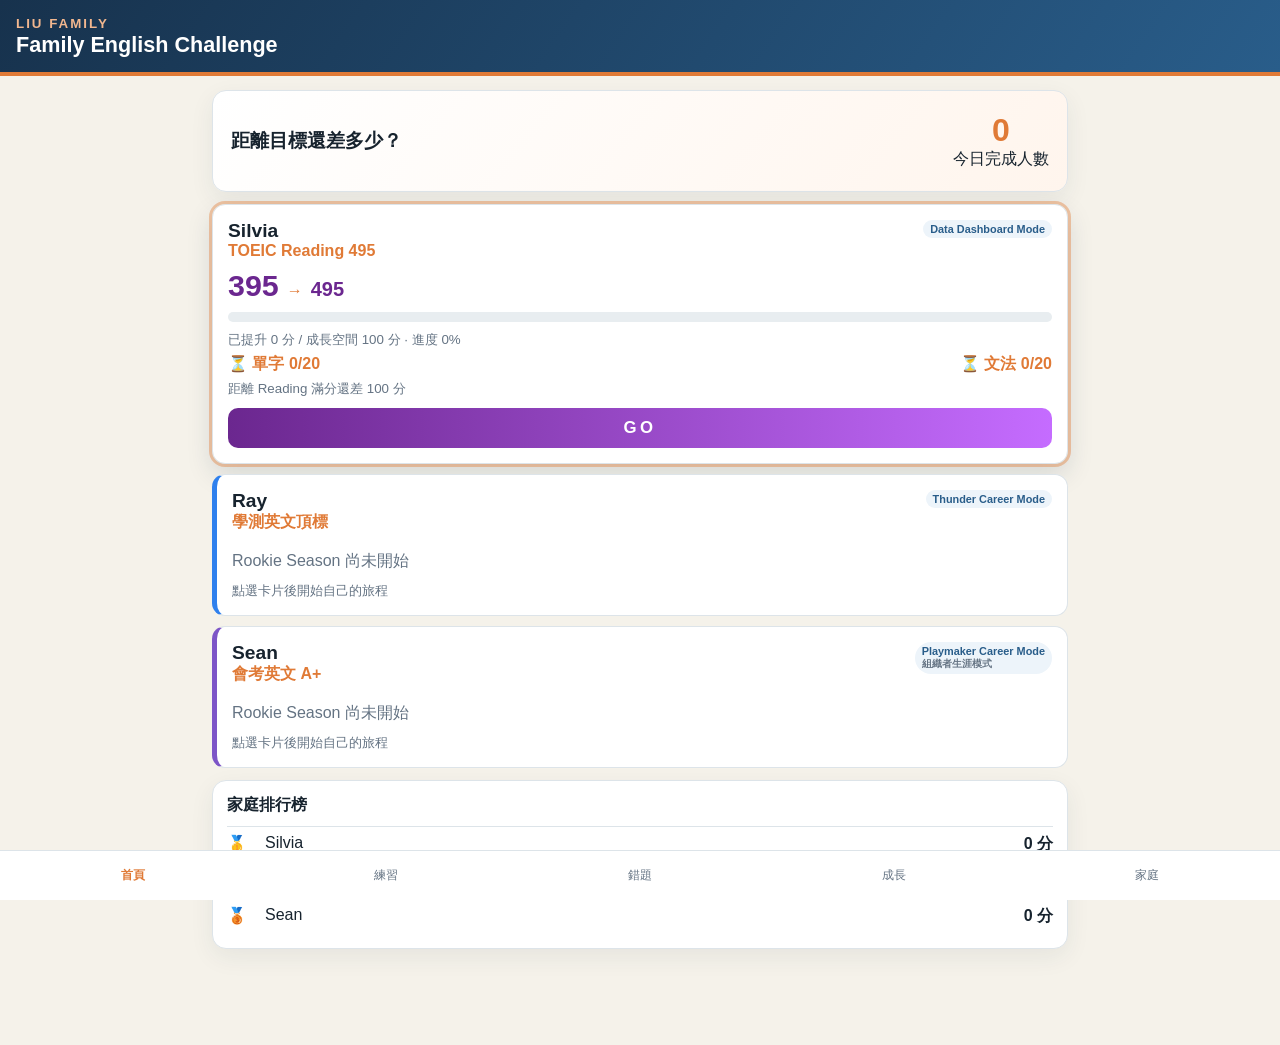
<file: index.html>
﻿<!DOCTYPE html>
<html lang="zh-TW">
<head>
  <meta charset="UTF-8">
  <meta name="viewport" content="width=device-width, initial-scale=1">
  <meta name="theme-color" content="#17324d">
  <title>Family English Challenge</title>
  <link rel="manifest" href="manifest.webmanifest">
  <link rel="icon" href="icon.svg" type="image/svg+xml">
  <link rel="stylesheet" href="style.css?v=38">
</head>
<body>
  <header>
    <button id="homeButton" class="ghost hidden">Dashboard</button>
    <div><small>LIU FAMILY</small><h1 id="pageTitle">Family English Challenge</h1></div>
    <button id="installButton" class="ghost hidden">安裝</button>
  </header>

  <main>
    <section id="familyView">
      <div class="hero">
        <p>一起練習，一起進步</p>
        <div class="family-score"><strong id="completedToday">0</strong><span>今日完成人數</span></div>
      </div>
      <div id="userCards" class="dashboard-users"></div>
      <section class="panel"><h2>家庭排行榜</h2><div id="leaderboard"></div></section>
      <section class="panel goals">
        <h2>每日目標</h2>
        <div><b>20</b><span>單字</span></div><div><b>20</b><span>文法</span></div><div><b>30</b><span>分钟學習</span></div>
      </section>
      <section class="panel"><h2>家庭總挑战</h2><p id="familyChallenge"></p></section>
      <section class="panel"><h2>家庭知識點热力图</h2><div id="heatmap" class="heatmap"></div></section>
    </section>

    <section id="learnerView">
      <section id="dashboardPage" class="page active"></section>
      <section id="learnPage" class="page"></section>
      <section id="mistakesPage" class="page"></section>
      <section id="growthPage" class="page"></section>
      <section id="familyPage" class="page"></section>
    </section>
  </main>

  <nav id="bottomNav" class="hidden">
    <button data-page="dashboardPage" class="active">首頁</button>
    <button data-page="learnPage">練習</button>
    <button data-page="mistakesPage">錯題</button>
    <button data-page="growthPage">成長</button>
    <button data-page="familyPage">家庭</button>
  </nav>
  <script src="app.js?v=38"></script>
</body>
</html>
</file>
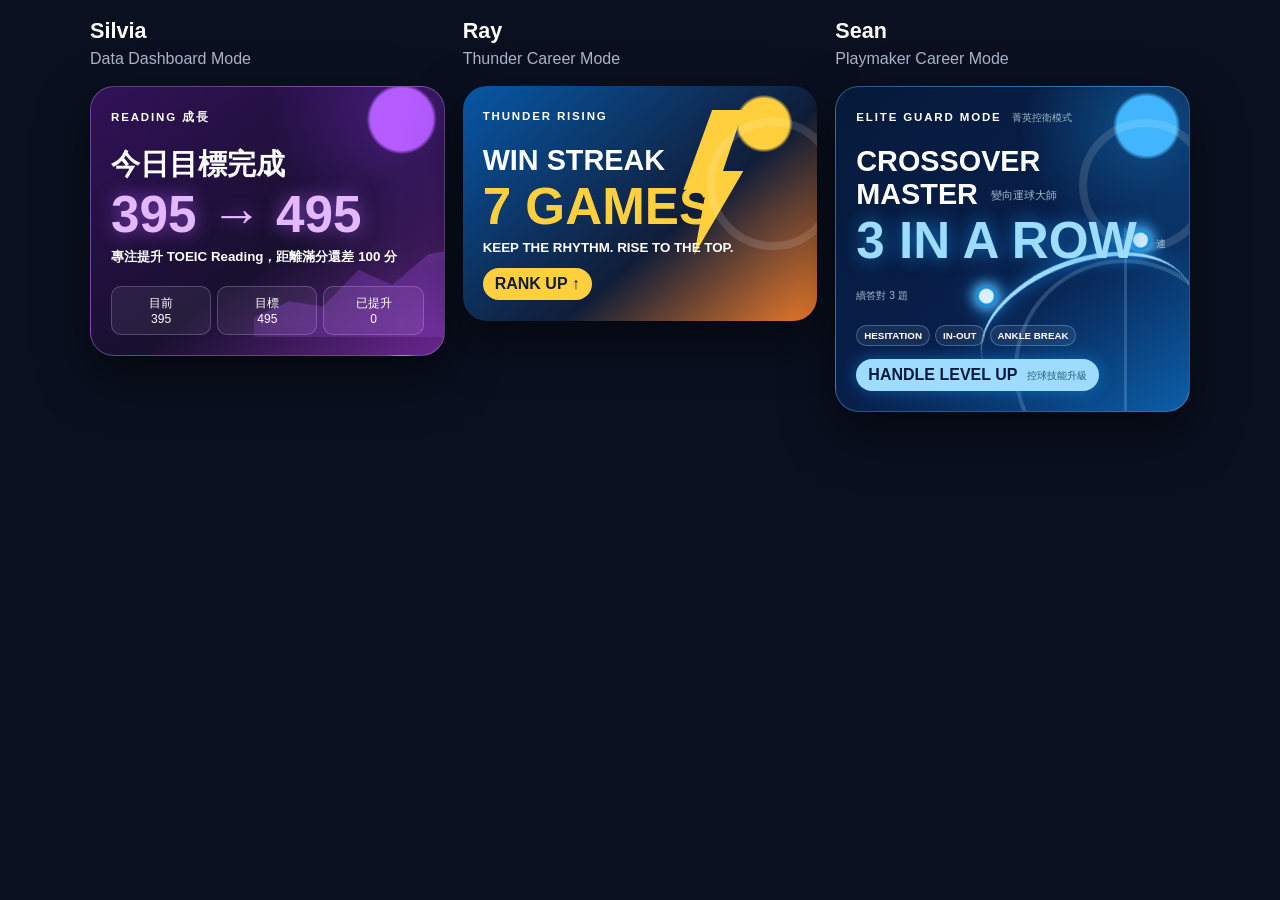
<file: reward-preview.html>
﻿<!doctype html>
<html lang="zh-CN">
<head>
  <meta charset="utf-8">
  <meta name="viewport" content="width=device-width,initial-scale=1">
  <title>激励動画视觉预览</title>
  <style>
    *{box-sizing:border-box}body{margin:0;padding:18px 12px 40px;background:#0a1020;color:#fff;font-family:"Noto Sans TC",sans-serif}h1{margin:0 0 6px;font-size:1.35rem}p{margin:0 0 18px;color:#aab6ca}.grid{display:grid;gap:18px;max-width:420px;margin:auto}.reward{position:relative;min-height:235px;padding:20px;overflow:hidden;border-radius:24px;box-shadow:0 20px 50px #0008}.reward:after{content:"";position:absolute;inset:0;background:linear-gradient(115deg,transparent 30%,#ffffff18 45%,transparent 60%);transform:translateX(-100%);animation:shine 2.6s infinite}.label{position:relative;z-index:2;font-size:.72rem;font-weight:900;letter-spacing:.16em}.reward h2{position:relative;z-index:2;margin:20px 0 4px;font-size:1.8rem}.reward strong{position:relative;z-index:2;display:block;font-size:3.2rem;line-height:1}.reward small{position:relative;z-index:2;display:block;margin-top:8px;font-weight:700}.stats{position:relative;z-index:2;display:grid;grid-template-columns:repeat(3,1fr);gap:6px;margin-top:20px}.stats span{padding:8px 4px;text-align:center;background:#ffffff14;border:1px solid #ffffff30;border-radius:10px;font-size:.75rem}.silvia{border:1px solid #d3a7ff55;background:radial-gradient(circle at 88% 12%,#b45cff 0 8%,#7929c955 9%,transparent 34%),linear-gradient(145deg,#321158,#17102e 58%,#6b278f)}.silvia strong{color:#e3b8ff;text-shadow:0 0 18px #b45cffaa}.silvia .stats span{background:#f1dfff12;border-color:#deb9ff44}.chart{position:absolute;right:-20px;bottom:18px;width:210px;height:90px;border-top:3px solid #d9a5ff;clip-path:polygon(0 78%,17% 60%,33% 66%,50% 25%,66% 42%,83% 8%,100% 0,100% 100%,0 100%);background:#b45cff22;filter:drop-shadow(0 0 8px #b45cff)}.ray{background:radial-gradient(circle at 85% 16%,#ffcf3d 0 7%,transparent 8%),linear-gradient(140deg,#0757a5,#101d38 60%,#ed7b2a)}.ray .ball,.sean .ball{position:absolute;right:-22px;top:32px;width:132px;height:132px;border:8px solid #ffffff20;border-radius:50%}.ray .bolt{position:absolute;right:74px;top:24px;width:60px;height:145px;background:#ffcf3d;clip-path:polygon(48% 0,100% 0,66% 42%,100% 42%,18% 100%,38% 55%,0 55%)}.ray strong{color:#ffcf3d}.sean{border:1px solid #7fc9ff55;background:radial-gradient(circle at 88% 12%,#41b6ff 0 7%,#1689d955 8%,transparent 30%),linear-gradient(145deg,#061a3a,#081f4b 58%,#0b5fa9)}.sean strong{color:#9edcff;text-shadow:0 0 18px #159cffaa}.sean .zh-note{display:inline;margin:0 0 0 5px;color:#d9effcbb;font-size:.62rem;font-weight:500;letter-spacing:0;text-shadow:none;vertical-align:middle}.sean h2 .zh-note{font-size:.66rem}.sean strong .zh-note{font-size:.64rem}.court{position:absolute;right:-45px;bottom:-68px;width:220px;height:220px;border:4px solid #b9dfff33;border-radius:50%}.court:before{content:"";position:absolute;left:50%;top:-35px;width:3px;height:250px;background:#b9dfff33}.crossover{position:absolute;right:-8px;bottom:18px;width:220px;height:135px;border-top:5px solid #9edcff;border-radius:50%;transform:rotate(-20deg);filter:drop-shadow(0 0 8px #149cff);animation:dribble 1.4s ease-in-out infinite}.crossover:before,.crossover:after{content:"";position:absolute;width:15px;height:15px;background:#dbeeff;border:3px solid #168fd8;border-radius:50%;box-shadow:0 0 14px #8bd5ff}.crossover:before{left:15px;top:-10px}.crossover:after{right:20px;top:-10px}.skill-row{position:relative;z-index:2;display:flex;gap:5px;margin-top:8px}.skill-row span{padding:4px 7px;background:#ffffff12;border:1px solid #8cd4ff55;border-radius:99px;font-size:.61rem;font-weight:800}.badge{position:relative;z-index:2;display:inline-block;margin-top:13px;padding:7px 12px;color:#101d38;background:#ffcf3d;border-radius:99px;font-weight:900}.sean .badge{color:#041a3b;background:#9edcff;box-shadow:0 0 16px #159cff77}.sean .badge .zh-note{color:#0b3a5fcc}@keyframes shine{50%,100%{transform:translateX(100%)}}@keyframes dribble{50%{transform:rotate(-14deg) translateY(-5px)}}@media(min-width:900px){.grid{max-width:1100px;grid-template-columns:repeat(3,1fr)}}
  </style>
</head>
<body>
  <main class="grid">
    <section>
      <h1>Silvia</h1><p>Data Dashboard Mode</p>
      <article class="reward silvia">
        <span class="label">READING 成長</span><h2>今日目標完成</h2><strong>395 → 495</strong><small>專注提升 TOEIC Reading，距離滿分還差 100 分</small>
        <div class="stats"><span>目前<br>395</span><span>目標<br>495</span><span>已提升<br>0</span></div><div class="chart"></div>
      </article>
    </section>
    <section>
      <h1>Ray</h1><p>Thunder Career Mode</p>
      <article class="reward ray">
        <div class="bolt"></div><div class="ball"></div><span class="label">THUNDER RISING</span><h2>WIN STREAK</h2><strong>7 GAMES</strong><small>KEEP THE RHYTHM. RISE TO THE TOP.</small><span class="badge">RANK UP ↑</span>
      </article>
    </section>
    <section>
      <h1>Sean</h1><p>Playmaker Career Mode</p>
      <article class="reward sean">
        <div class="ball"></div><div class="court"></div><div class="crossover"></div><span class="label">ELITE GUARD MODE <small class="zh-note">菁英控衛模式</small></span><h2>CROSSOVER MASTER <small class="zh-note">變向運球大師</small></h2><strong>3 IN A ROW <small class="zh-note">連續答對 3 題</small></strong><div class="skill-row"><span>HESITATION</span><span>IN-OUT</span><span>ANKLE BREAK</span></div><span class="badge">HANDLE LEVEL UP <small class="zh-note">控球技能升級</small></span>
      </article>
    </section>
  </main>
</body>
</html>
</file>
<file: style.css>
﻿:root{--navy:#17324d;--blue:#295d8a;--orange:#e07a36;--cream:#f5f2ea;--paper:#fff;--ink:#17232e;--muted:#647383;--green:#277b58;--red:#b54848;--line:#dde4e9}
*{box-sizing:border-box}html,body{min-height:100%;overflow-x:hidden}body{margin:0;background:var(--cream);color:var(--ink);font-family:"Noto Sans TC",sans-serif}button,select{font:inherit}button{cursor:pointer;-webkit-tap-highlight-color:transparent}button:disabled{cursor:default}
header{display:flex;align-items:center;justify-content:space-between;gap:10px;padding:14px 16px;color:#fff;background:linear-gradient(125deg,var(--navy),var(--blue));border-bottom:4px solid var(--orange)}header h1{margin:0;font-size:1.35rem}header small{color:#f2b78f;font-weight:800;letter-spacing:.15em}.ghost{padding:7px 10px;color:#fff;background:transparent;border:1px solid #ffffff66;border-radius:8px}
main{width:min(880px,100%);margin:auto;padding:14px 12px 86px}.hero,.panel,.card{background:var(--paper);border:1px solid var(--line);border-radius:14px;box-shadow:0 8px 24px #17324d12}.hero{display:flex;align-items:center;justify-content:space-between;padding:18px;background:linear-gradient(130deg,#fff,#fff5ed)}.hero p{font-size:1.2rem;font-weight:800}.family-score{text-align:center}.family-score strong,.family-score span{display:block}.family-score strong{color:var(--orange);font-size:2rem}
.dashboard-users{display:grid;gap:10px;margin:12px 0}.user-card{padding:15px;text-align:left;background:#fff;border:1px solid var(--line);border-radius:13px}.user-card strong,.user-card span,.user-card small{display:block}.user-card strong{font-size:1.2rem}.user-card span{color:var(--orange);font-weight:700}.user-card small{margin-top:5px;color:var(--muted)}.user-progress{height:10px;margin:9px 0;background:#e8edf0;border-radius:99px;overflow:hidden}.user-progress i{display:block;height:100%;background:linear-gradient(90deg,var(--orange),var(--green))}
.mode-label{float:right;padding:3px 7px;color:var(--blue);background:#edf4fa;border-radius:99px;font-size:.68rem;font-weight:800}.mode-label small{display:block;margin-top:1px;color:var(--muted);font-size:.6rem;font-weight:600}.mode-brother{border-left:5px solid #2f80ed}.mode-brother .user-progress i{background:linear-gradient(90deg,#2f80ed,#ffbd2e)}.mode-younger{border-left:5px solid #7d55c7}.mode-younger .user-progress i{background:linear-gradient(90deg,#7d55c7,#df624e)}
.reading-score-line{display:flex;align-items:baseline;gap:8px;margin-top:8px;color:#6b278f}.reading-score-line b{font-size:1.9rem}.reading-score-line strong{font-size:1.25rem}.mode-silvia .user-progress i{background:linear-gradient(90deg,#6b278f,#c56cff)}
.season-card p{margin:18px 0 10px;color:var(--muted)}.start-season{width:100%;background:linear-gradient(90deg,var(--blue),var(--orange))}.mode-younger .start-season{background:linear-gradient(90deg,#061a3a,#168fd8)}.season-launch{position:fixed;z-index:30;inset:0;display:grid;place-content:center;gap:9px;padding:30px;text-align:center;color:#fff;background:radial-gradient(circle,#1677bb,#071833 70%);animation:seasonLaunch 2.6s ease forwards}.season-launch span{font-size:.8rem;font-weight:900;letter-spacing:.25em}.season-launch strong{font-size:3.2rem}.season-launch b{font-size:1.5rem;color:#9edcff}.season-launch small{font-size:.9rem}.launch-brother{background:radial-gradient(circle,#0962a9,#101d38 62%,#e17a2a)}.launch-brother b{color:#ffcf3d}@keyframes seasonLaunch{0%{opacity:0;transform:scale(1.1)}18%,80%{opacity:1;transform:scale(1)}100%{opacity:0;transform:scale(.96)}}
.go-training{display:block;width:100%;margin-top:10px;padding:10px;color:#fff;background:linear-gradient(90deg,#0757a5,#ed7b2a);border:0;border-radius:10px;font-size:1.05rem;font-weight:900;letter-spacing:.2em}.mode-younger .go-training{background:linear-gradient(90deg,#061a3a,#168fd8);box-shadow:0 5px 14px #168fd844}
.selected-user{outline:3px solid #e07a3666;box-shadow:0 10px 26px #17324d25}.mode-brother.selected-user{outline-color:#2f80ed77}.mode-younger.selected-user{outline-color:#168fd888}.go-silvia{background:linear-gradient(90deg,#6b278f,#c56cff)}
.panel{margin:10px 0;padding:14px}.panel h2{margin:0 0 10px;font-size:1rem}.goals{display:grid;grid-template-columns:repeat(3,1fr);text-align:center}.goals h2{grid-column:1/-1;text-align:left}.goals b,.goals span{display:block}.goals b{font-size:1.4rem;color:var(--blue)}.rank-row{display:grid;grid-template-columns:30px 1fr auto;gap:8px;padding:7px 0;border-top:1px solid var(--line)}
.heatmap{display:grid;grid-template-columns:repeat(5,1fr);gap:5px}.heat{padding:8px 3px;text-align:center;border-radius:6px;font-size:.65rem;color:#fff}
.page{display:none}.page.active{display:block}.section-title{display:flex;align-items:center;justify-content:space-between;margin:5px 0 10px}.section-title h2{margin:0}.card{padding:15px;margin-bottom:10px}.practice-card{overflow:visible}.question{font-family:Georgia,serif;font-size:1.15rem;line-height:1.5}.options{display:grid;gap:7px}.option{width:100%;min-height:46px;padding:11px;text-align:left;color:var(--ink);background:#fff;border:1px solid var(--line);border-radius:9px}.option.selected{border:2px solid var(--blue);background:#edf5fb}.option.correct{background:#e7f5ee;border-color:var(--green)}.option.wrong{background:#fbecec;border-color:var(--red)}.option:disabled{opacity:1;color:var(--ink)}.submit-answer{display:block;width:100%;min-height:50px;margin-top:12px;font-size:1rem}.submit-answer:disabled{color:#6d7780;background:#dce2e6}.result{margin-top:10px;padding:9px;border-radius:8px;font-weight:700}.result.good{color:var(--green);background:#e7f5ee}.result.bad{color:var(--red);background:#fbecec}
.question-meta{display:flex;align-items:center;justify-content:space-between;gap:6px}.official-chip{color:#111;background:#d9f0e4;border:1px solid #80b89a;font-weight:800}.review-chip{color:#6b4c00;background:#fff1bf;border:1px solid #e0bd54;font-weight:800}
.primary,.secondary{padding:10px 14px;border:0;border-radius:9px;font-weight:800}.primary{color:#fff;background:var(--orange)}.secondary{color:var(--navy);background:#edf2f6}.actions{display:flex;gap:8px;margin-top:10px}.details{margin-top:10px;padding:10px;background:#f6f8fa;border-radius:8px;line-height:1.55}.hidden{display:none!important}
.vocab-list{display:grid;gap:8px;margin-top:10px}.vocab-item{padding:12px;background:#fff;border:1px solid var(--line);border-radius:10px}.vocab-item strong{font-size:1.1rem}.vocab-item span,.vocab-item small{display:block;color:var(--muted)}.chips{display:flex;flex-wrap:wrap;gap:5px}.chip{padding:3px 7px;background:#edf2f6;border-radius:999px;font-size:.72rem}.practice-modes{flex-wrap:nowrap;overflow-x:auto;padding-bottom:4px}.practice-modes .chip{flex:0 0 auto}.vocab-book-toggle{width:100%;margin-top:8px}
.next-vocab{width:100%;margin-top:9px}.vocab-practice-card>.chip{opacity:.72}.vocab-question{margin:12px 0 14px!important;padding:14px 10px;text-align:center;color:var(--navy);background:linear-gradient(145deg,#f7fbff,#fff7ed);border:1px solid #e6edf3;border-radius:14px;font-size:2.05rem!important;font-weight:900;line-height:1.16!important;letter-spacing:.01em}.vocab-analysis h3,.vocab-analysis h4{margin:4px 0 7px}.vocab-analysis p{margin:7px 0}.form-grid{display:grid;grid-template-columns:repeat(2,1fr);gap:6px}.form-grid span{padding:7px;background:#fff;border:1px solid var(--line);border-radius:7px}.form-grid b{display:block;color:var(--muted);font-size:.72rem}.vocab-pools{display:grid;grid-template-columns:repeat(4,1fr);gap:6px}.vocab-pools span{padding:10px 4px;text-align:center;background:#f5f7f9;border-radius:9px;font-size:.72rem}.vocab-pools b{display:block;color:var(--blue);font-size:1.35rem}.pool-mastered{background:#e7f5ee!important}.pool-learning{background:#fff3e5!important}
.knowledge-pools{display:grid;grid-template-columns:repeat(4,1fr);gap:6px;margin-bottom:8px}.knowledge-pools span{padding:10px 4px;text-align:center;background:#f5f7f9;border-radius:9px;font-size:.72rem}.knowledge-pools b{display:block;font-size:1.35rem}.kp-mastered{color:var(--green);background:#e7f5ee!important}.kp-weak{color:var(--red);background:#fbecec!important}.kp-unlearned{color:var(--muted)}.kp-learning{color:var(--orange);background:#fff3e5!important}
.past-paper-grid{display:grid;grid-template-columns:repeat(5,1fr);gap:6px;margin:10px 0}.past-paper-grid article{padding:10px 5px;text-align:center;background:#f5f7f9;border:1px solid var(--line);border-radius:9px}.past-paper-grid b,.past-paper-grid span,.past-paper-grid small{display:block}.past-paper-grid b{color:var(--blue)}.past-paper-grid small{margin-top:4px;color:var(--muted);font-size:.65rem}
.stats-grid{display:grid;grid-template-columns:repeat(2,1fr);gap:8px}.stat{padding:12px;background:#fff;border:1px solid var(--line);border-radius:10px}.stat strong,.stat span{display:block}.stat strong{font-size:1.3rem;color:var(--blue)}.progress{height:7px;background:#e7ebee;border-radius:99px;overflow:hidden}.progress span{display:block;height:100%;background:linear-gradient(90deg,var(--orange),var(--green))}
nav{position:fixed;z-index:5;bottom:0;left:0;right:0;display:grid;grid-template-columns:repeat(5,1fr);padding:6px 6px calc(6px + env(safe-area-inset-bottom));background:#fff;border-top:1px solid var(--line)}nav button{padding:10px 2px;color:var(--muted);background:transparent;border:0;font-size:.76rem}nav button.active{color:var(--orange);font-weight:800}
.target-card{padding:16px;color:#fff;background:linear-gradient(130deg,var(--navy),var(--blue));border-radius:14px}.target-card small,.target-card strong,.target-card span{display:block}.target-card strong{font-size:1.5rem}.target-steps{display:flex;justify-content:space-between;gap:4px;margin-top:12px}.target-steps span{flex:1;padding:5px;text-align:center;background:#ffffff22;border-radius:6px;font-size:.72rem}.target-steps .current{background:var(--orange)}
.tabs{display:flex;gap:6px;margin-bottom:10px;overflow-x:auto}.tabs button{flex:1;padding:9px;border:1px solid var(--line);border-radius:8px;background:#fff;white-space:nowrap}.tabs button.active{color:#fff;background:var(--blue)}.learn-section{display:none}.learn-section.active{display:block}.dashboard-line{display:grid;grid-template-columns:1fr auto;gap:8px;margin:5px 0}.status-done{color:var(--green)}.status-pending{color:var(--orange)}
.teacher-analysis{display:grid;gap:9px;margin-top:10px}.teacher-step{padding:11px;background:#f7f9fb;border-left:4px solid var(--blue);border-radius:0 9px 9px 0}.teacher-step h4{margin:0 0 5px;color:var(--blue)}.teacher-step p{margin:4px 0;line-height:1.65}.teacher-step.mistake{background:#fff4f1;border-left-color:var(--red)}.teacher-step.related{border-left-color:var(--orange)}.teacher-step.answer-plain{background:#eef8f3;border-left-color:var(--green)}.full-sentence{margin-top:8px!important;padding:8px;background:#fff;border-radius:7px}.option-reason{padding:7px 0;border-top:1px solid var(--line);line-height:1.55}.next-grammar{width:100%;margin-top:9px}
.knowledge-card>div:first-child{display:flex;align-items:center;justify-content:space-between;gap:8px}.knowledge-card>div:first-child span,.knowledge-card small{display:block;color:var(--muted)}.knowledge-card>strong{display:block;margin:7px 0}.knowledge-card .progress{margin-top:8px}.chips .active{color:#fff;background:var(--blue)}
.practice-progress{margin:0 0 8px;padding:10px 12px;background:#fff;border:1px solid var(--line);border-radius:12px}.practice-progress>div:first-child{display:flex;align-items:center;justify-content:space-between;gap:8px}.practice-progress span,.practice-progress small{color:var(--muted);font-size:.78rem}.practice-progress b,.practice-progress small{display:block;margin-top:4px}.goal-progress{height:9px;margin-top:7px;background:#e8edf0;border-radius:99px;overflow:hidden}.goal-progress i{display:block;height:100%;background:linear-gradient(90deg,var(--orange),var(--green))}.streak-reminder{margin-bottom:8px;padding:8px 10px;color:#7b481e;background:#fff3e5;border-radius:10px;font-size:.84rem;font-weight:700}.reward-toast{position:fixed;z-index:20;top:20%;left:50%;display:grid;gap:6px;width:min(320px,88%);padding:22px;text-align:center;color:#fff;background:linear-gradient(145deg,var(--navy),var(--blue));border:3px solid #f4b45f;border-radius:18px;box-shadow:0 18px 50px #17232e66;transform:translateX(-50%);animation:rewardIn .35s ease}.reward-toast strong{font-size:1.35rem}.reward-toast span{display:block}.advice ol{display:grid;gap:7px;margin:0;padding:0;list-style:none}.advice li{display:grid;padding:8px;background:#f7f9fb;border-radius:8px}.advice span,.category-stat small{color:var(--muted);font-size:.78rem}.explain-toggle{width:100%;margin:9px 0}@keyframes rewardIn{from{opacity:0;transform:translate(-50%,-20px) scale(.92)}to{opacity:1;transform:translate(-50%,0) scale(1)}}
.score-panel{background:linear-gradient(145deg,#f8f1ff,#fff)}.score-row{display:grid;grid-template-columns:repeat(3,1fr);gap:7px}.score-row span{padding:9px;text-align:center;background:#fff;border:1px solid #e5d6f0;border-radius:10px}.score-row b,.score-row small{display:block}.score-row b{color:#6b278f;font-size:1.45rem}.score-row small{margin-top:3px;color:var(--muted);font-size:.65rem}.score-panel .goal-progress i{background:linear-gradient(90deg,#6b278f,#c56cff)}
.gsat-review-intro .primary{width:100%;margin-top:10px}.gsat-review-card h3{margin:10px 0;color:var(--blue)}.gsat-context{margin:10px 0;padding:10px;background:#f7f9fb;border:1px solid var(--line);border-radius:10px}.gsat-context summary{font-weight:900;color:var(--blue)}.gsat-context p{max-height:260px;overflow:auto;margin:8px 0 0;white-space:pre-line;line-height:1.55}.visual-warning{margin:8px 0;padding:9px;color:#6b4c00;background:#fff1bf;border:1px solid #e0bd54;border-radius:9px;line-height:1.45}.visual-warning a{color:#17324d;font-weight:900}.review-nav{display:grid;grid-template-columns:1fr 1fr;gap:8px;margin-top:10px}.review-nav button{width:100%}
@media(max-width:650px){header{padding:8px 11px}header h1{font-size:1.05rem}main{padding:6px 7px calc(145px + env(safe-area-inset-bottom))}.user-card{padding:11px}.hero{padding:12px}.panel,.card{padding:9px}.practice-progress{padding:8px 10px}.streak-reminder{padding:6px 8px}.practice-card{min-height:auto;max-height:none}.question{margin:7px 0;font-size:1rem;line-height:1.32}.vocab-question{margin:9px 0 11px!important;padding:13px 8px;font-size:1.85rem!important}.options{gap:4px}.option{min-height:39px;padding:7px 9px}.submit-answer{position:sticky;z-index:4;bottom:calc(66px + env(safe-area-inset-bottom));min-height:46px;margin-top:7px;box-shadow:0 4px 16px #17324d40}.chips{flex-wrap:nowrap;overflow-x:auto}.chips .chip{flex:0 0 auto}.heatmap{grid-template-columns:repeat(4,1fr)}.past-paper-grid{grid-template-columns:repeat(2,1fr)}nav button{font-size:.72rem}}
</file>
